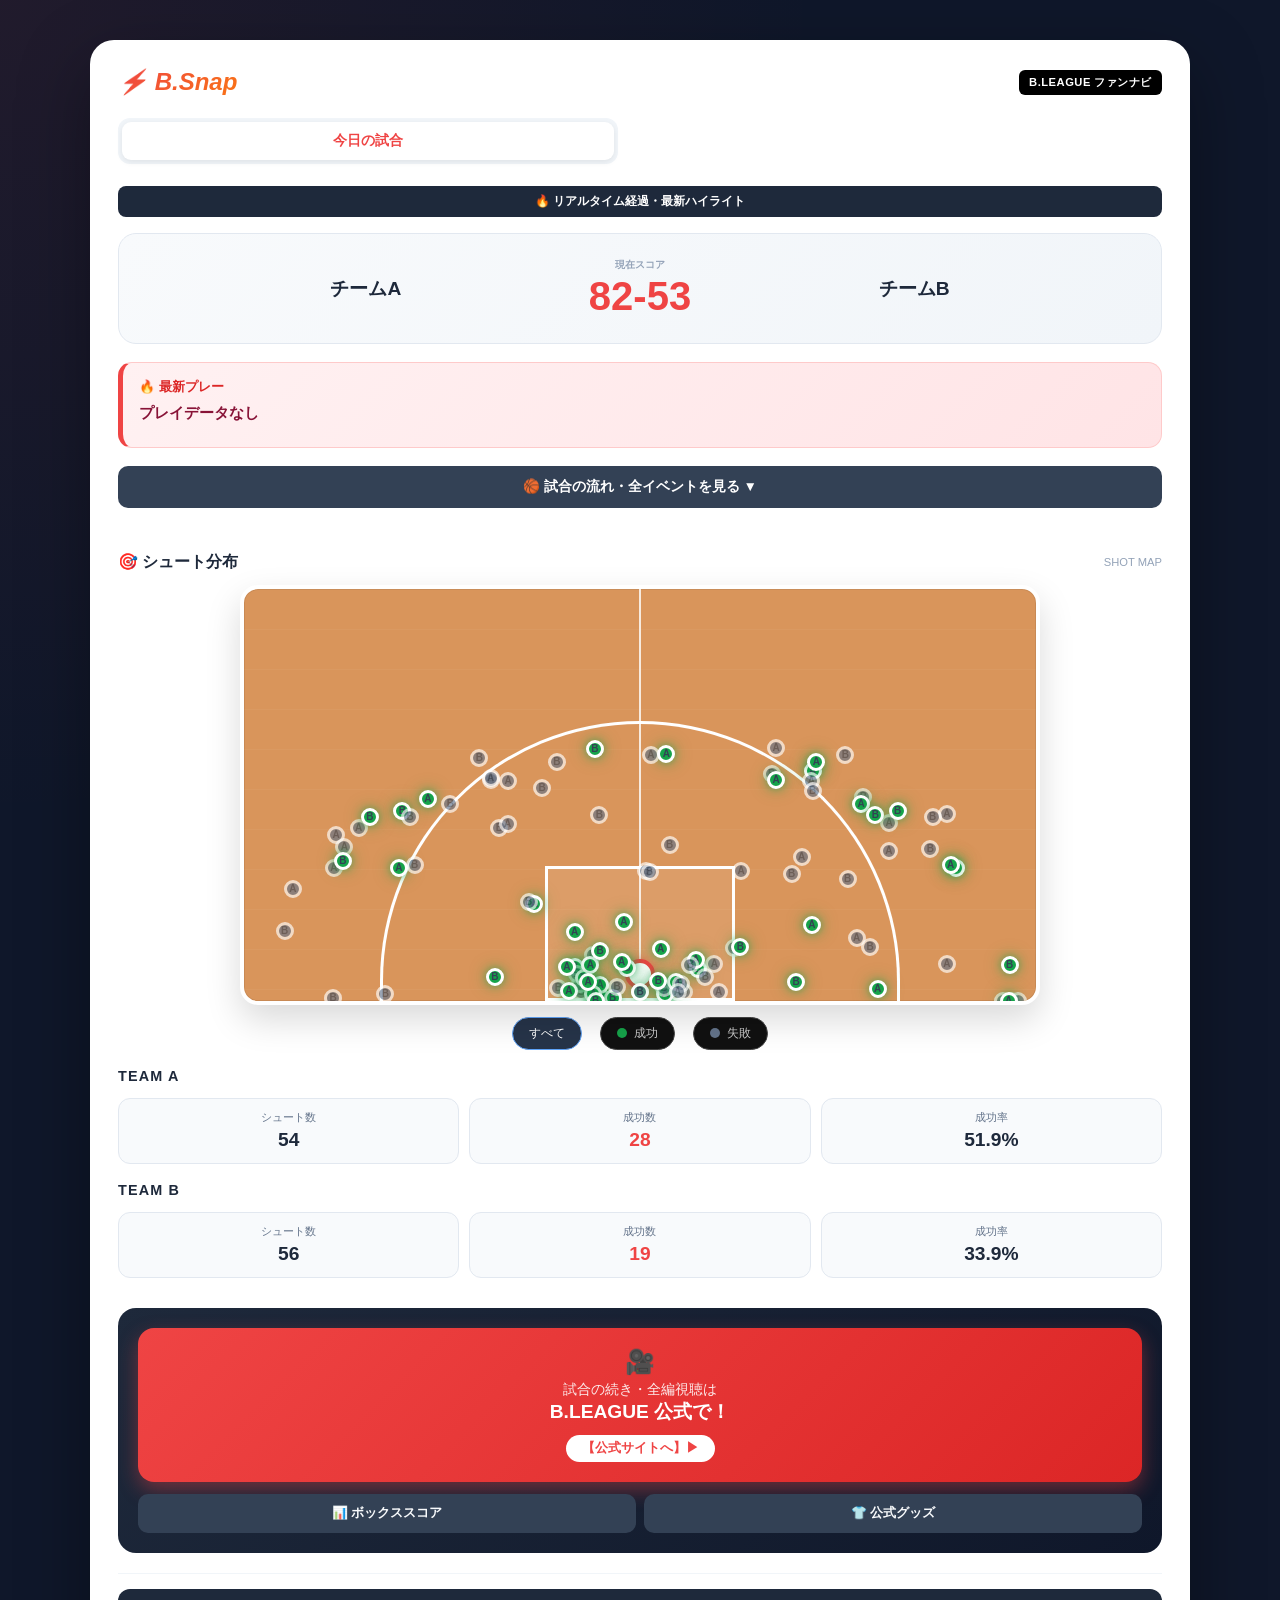
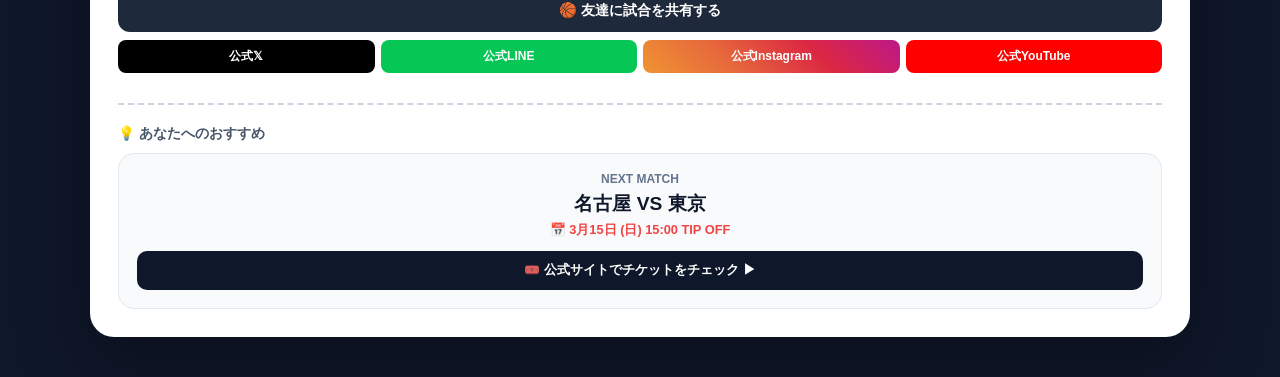
<file: Data/index1.html>
<!DOCTYPE html>
<html lang="ja">
<head>
  <meta charset="UTF-8">
  <meta name="viewport" content="width=device-width, initial-scale=1.0">
  <title>B.Snap - B.LEAGUE公式ファンナビ</title>
  <link rel="stylesheet" href="style.css">
</head>
<body>

  <div class="app-card">
    
    <!-- 🔔 通知ポップアップ -->
    <div id="toastNotification" class="toast-notification">
      <div class="toast-header">
        <span>🔔 試合速報</span>
        <span class="toast-close" onclick="closeToast()">✕</span>
      </div>
      <div><strong>🏀 最新プレー更新！</strong></div>
      <div style="font-size: 0.75rem; color: #cbd5e1; margin-top: 2px;">
        最新の試合データを読み込みました。
      </div>
    </div>

    <!-- ヘッダー -->
    <div class="app-header">
      <div class="app-logo">⚡ B.Snap</div>
      <span class="official-badge">B.LEAGUE ファンナビ</span>
    </div>

    <!-- タブ切り替え -->
    <div class="tab-container">
      <button class="tab-btn active" onclick="switchTab('todayTab', this)">今日の試合</button>
      
    </div>

    <!-- TAB 1: 今日の試合 -->
    <div id="todayTab" class="tab-content active">
      
      <div class="match-preview-tag">🔥 リアルタイム経過・最新ハイライト</div>

      <!-- 🏀 今日の試合スコアボード（CSVから動的更新） -->
      <div class="score-board">
        <div class="team">
          <div class="team-name" id="homeTeam">チームA</div>
        </div>
        <div style="text-align:center;">
          <div style="font-size:0.65rem; color:#94a3b8; font-weight:bold; margin-bottom:2px;">現在スコア</div>
          <div class="score win" id="matchScore">0 - 0</div>
        </div>
        <div class="team">
          <div class="team-name" id="awayTeam">チームB</div>
        </div>
      </div>

      <!-- 🔥 最新プレー表示領域（CSVの最後の得点/最新アクション） -->
      <div class="latest-play-box">
        <div class="latest-play-title">
          <span>🔥 最新プレー</span>
          <span id="latestTime" style="margin-left:auto; font-weight:normal; font-size:0.7rem; color:#be123c;"></span>
        </div>
        <div class="latest-play-text" id="latestPlayText">データ読み込み中...</div>
        <div class="latest-play-sub" id="latestPlayer"></div>
      </div>

      <!-- 🔘 詳細を見る ボタン ＆ 📜 時系列履歴表示エリア -->
      <button class="btn-toggle-history" onclick="toggleHistory()" id="toggleBtn">
        🏀 試合の流れ・全イベントを見る ▼
      </button>

      <div id="historyContainer" class="history-container">
        <div id="historyList"></div>
      </div>

      <!-- 🎯 コート表示 -->
      <section class="shot-distribution-section">

        <div class="shot-distribution-header">
          <div class="shot-distribution-title">
            🎯 シュート分布
          </div>

          <div class="shot-distribution-subtitle">
            SHOT MAP
          </div>
        </div>

        <div class="basketball-court" id="courtContainer">

          <div class="court-center-line"></div>

          <div class="court-3p"></div>

          <div class="court-key"></div>

          <div class="court-hoop"></div>

          <!-- CSVからここにシュート位置を追加 -->
        


        </div>

        
        <div class="shot-legend">
          <button type="button" class="shot-filter-btn active"
                  data-filter="all">
            すべて
          </button>

          <button type="button" class="shot-filter-btn"
                  data-filter="success">
            <span class="legend-dot legend-success"></span>
            成功
          </button>

          <button type="button" class="shot-filter-btn"
                  data-filter="miss">
            <span class="legend-dot legend-miss"></span>
            失敗
          </button>
        </div>

        
      <!-- チームAのシュート統計 -->
      <div class="shot-team-stats">
        <h3 class="shot-team-title">TEAM A</h3>

        <div class="shot-stats">
          <div class="shot-stat-card">
            <div class="shot-stat-label">シュート数</div>
            <div class="shot-stat-value" id="statATotal">0</div>
          </div>

          <div class="shot-stat-card">
            <div class="shot-stat-label">成功数</div>
            <div class="shot-stat-value shot-stat-highlight" id="statAMade">0</div>
          </div>

          <div class="shot-stat-card">
            <div class="shot-stat-label">成功率</div>
            <div class="shot-stat-value" id="statAPct">0%</div>
          </div>
        </div>
      </div>

      <!-- チームBのシュート統計 -->
      <div class="shot-team-stats">
        <h3 class="shot-team-title">TEAM B</h3>

        <div class="shot-stats">
          <div class="shot-stat-card">
            <div class="shot-stat-label">シュート数</div>
            <div class="shot-stat-value" id="statBTotal">0</div>
          </div>

          <div class="shot-stat-card">
            <div class="shot-stat-label">成功数</div>
            <div class="shot-stat-value shot-stat-highlight" id="statBMade">0</div>
          </div>

          <div class="shot-stat-card">
            <div class="shot-stat-label">成功率</div>
            <div class="shot-stat-value" id="statBPct">0%</div>
          </div>
        </div>
      </div>

      </section>

      <!-- 🔗 B.LEAGUE 公式誘導ハブ -->
      <div class="official-action-box">
        <a href="https://basketball.mb.softbank.jp/" target="_blank" class="btn-hero-official">
          <div style="font-size: 1.5rem;">🎥</div>
          <div>
            <div style="font-size: 0.85rem; opacity: 0.9;">試合の続き・全編視聴は</div>
            <div style="font-size: 1.2rem; font-weight: 900;">B.LEAGUE 公式で！</div>
          </div>
          <div class="hero-arrow">【公式サイトへ】▶</div>
        </a>

        <div class="btn-grid-sub">
          <a href="https://www.bleague.jp/" target="_blank" class="btn-sub">📊 ボックススコア</a>
          <a href="https://www.bleague-shop.jp/" target="_blank" class="btn-sub">👕 公式グッズ</a>
        </div>
      </div>

      <!-- SNS ＆ 友達共有 -->
      <div class="sns-share-container">
        <button class="bg-share-main" onclick="shareApp()">
          🏀 友達に試合を共有する
        </button>
        <div class="sns-grid">
          <a href="https://x.com/B_LEAGUE/" target="_blank" class="sns-btn bg-x">公式𝕏</a>
          <a href="https://page.line.me/881ovskv/" target="_blank" class="sns-btn bg-line">公式LINE</a>
          <a href="https://www.instagram.com/b.league_official/" target="_blank" class="sns-btn bg-insta">公式Instagram</a>
          <a href="https://www.youtube.com/@BLEAGUE" target="_blank" class="sns-btn bg-youtube">公式YouTube</a>
        </div>
      </div>

      <!-- 次の試合誘導 -->
      <div class="next-match-card">
        <div class="next-match-title">💡 あなたへのおすすめ</div>
        <div class="next-match-box">
          <div style="font-size: 0.75rem; color: #64748b; font-weight: bold;">NEXT MATCH</div>
          <div class="next-teams">名古屋 VS 東京</div>
          <div class="next-date">📅 3月15日 (日) 15:00 TIP OFF</div>
          <a href="https://bleague-ticket.psrv.jp/" target="_blank" class="btn-next-official">
            🎟️ 公式サイトでチケットをチェック ▶
          </a>
        </div>
      </div>

    </div>

    <!-- TAB 2: 全試合一覧 -->
    <div id="allGamesTab" class="tab-content">
      <div class="section-title"><span>🏀 過去のアーカイブ試合</span></div>
      <div class="game-list-item">
        <div><strong>名古屋 82</strong> - 79 相手チーム</div>
        <span style="font-size:0.7rem; background:#ffe4e6; color:#ef4444; padding:2px 6px; border-radius:4px; font-weight:bold;">本日</span>
      </div>
      <div class="game-list-item">
        <div><strong>名古屋 91</strong> - 88 東京</div>
        <span style="font-size:0.7rem; color:#64748b;">03/01</span>
      </div>
      <div class="game-list-item">
        <div>千葉 75 - <strong>80 名古屋</strong></div>
        <span style="font-size:0.7rem; color:#64748b;">02/25</span>
      </div>
    </div>

  </div>

  <script src="script.js">
  </script>

</body>
</html>
</file>
<file: Data/style.css>
/* =========================================
   Clutch Pulse
   PC + スマホ対応CSS
========================================= */

/* =========================
   全体設定
========================= */

html {
  scroll-behavior: smooth;
}

* {
  box-sizing: border-box;
}

body {
  font-family: 'Helvetica Neue', Arial, sans-serif;
  background:
    radial-gradient(circle at top left, rgba(239, 68, 68, 0.08), transparent 35%),
    #0f172a;
  color: #334155;
  margin: 0;
  padding: 40px 20px;
  min-height: 100vh;
}

/* =========================
   メインコンテナ
========================= */

.app-card {
  background: #ffffff;
  width: 100%;
  max-width: 1100px;
  margin: 0 auto;
  border-radius: 24px;
  box-shadow: 0 25px 70px rgba(0, 0, 0, 0.35);
  padding: 28px;
  position: relative;
  overflow: hidden;
}

/* =========================
   通知
========================= */

.toast-notification {
  display: none;
  background: linear-gradient(135deg, #1e293b, #0f172a);
  color: #fff;
  padding: 14px 18px;
  border-radius: 14px;
  font-size: 0.85rem;
  border-left: 4px solid #ef4444;
  box-shadow: 0 10px 25px rgba(0,0,0,0.2);
  margin-bottom: 20px;
}

.toast-notification.show {
  display: block;
  animation: slideDown 0.5s ease-out;
}

.toast-header {
  display: flex;
  justify-content: space-between;
  color: #f87171;
  font-weight: bold;
  font-size: 0.8rem;
  margin-bottom: 4px;
}

.toast-close {
  cursor: pointer;
  color: #94a3b8;
}

/* =========================
   ヘッダー
========================= */

.app-header {
  display: flex;
  justify-content: space-between;
  align-items: center;
  margin-bottom: 22px;
}

.app-logo {
  font-size: 1.5rem;
  font-weight: 900;
  font-style: italic;
  background: linear-gradient(135deg, #ef4444, #f97316);
  -webkit-background-clip: text;
  background-clip: text;
  -webkit-text-fill-color: transparent;
}

.official-badge {
  background: #000;
  color: #fff;
  font-size: 0.7rem;
  font-weight: bold;
  padding: 5px 10px;
  border-radius: 6px;
  letter-spacing: 0.5px;
}

/* =========================
   タブ
========================= */

.tab-container {
  display: flex;
  background: #f1f5f9;
  border-radius: 12px;
  padding: 4px;
  margin-bottom: 22px;
  max-width: 500px;
}

.tab-btn {
  flex: 1;
  border: none;
  background: transparent;
  padding: 10px 0;
  font-size: 0.85rem;
  font-weight: bold;
  color: #64748b;
  border-radius: 9px;
  cursor: pointer;
  transition: all 0.2s;
}

.tab-btn.active {
  background: #ffffff;
  color: #ef4444;
  box-shadow: 0 2px 6px rgba(0,0,0,0.08);
}

.tab-content {
  display: none;
}

.tab-content.active {
  display: block;
}

/* =========================
   注目情報
========================= */

.match-preview-tag {
  background: #1e293b;
  color: #fff;
  text-align: center;
  padding: 7px;
  border-radius: 8px;
  font-size: 0.75rem;
  font-weight: bold;
  margin-bottom: 16px;
}

/* =========================
   スコアボード
========================= */

.score-board {
  display: flex;
  justify-content: space-between;
  align-items: center;

  background:
    linear-gradient(135deg, #f8fafc, #f1f5f9);

  padding: 24px;
  border-radius: 18px;
  border: 1px solid #e2e8f0;
  margin-bottom: 18px;
}

.team {
  text-align: center;
  flex: 1;
}

.team-name {
  font-weight: 800;
  font-size: 1.2rem;
  color: #1e293b;
  word-break: break-all;
}

.score {
  font-size: 2.5rem;
  font-weight: 900;
}

.win {
  color: #ef4444;
}

/* =========================
   最新プレー
========================= */

.latest-play-box {
  background: linear-gradient(135deg, #fff1f2, #ffe4e6);
  border: 1px solid #fecaca;
  border-left: 5px solid #ef4444;
  border-radius: 14px;
  padding: 16px;
  margin-bottom: 18px;
}

.latest-play-title {
  font-size: 0.8rem;
  font-weight: bold;
  color: #dc2626;
  margin-bottom: 6px;
  display: flex;
  align-items: center;
  gap: 4px;
}

.latest-play-text {
  font-size: 0.95rem;
  font-weight: bold;
  color: #881337;
  line-height: 1.5;
}

.latest-play-sub {
  font-size: 0.8rem;
  color: #9f1239;
  margin-top: 6px;
}

/* =========================
   詳細ボタン
========================= */

.btn-toggle-history {
  width: 100%;
  background: #334155;
  color: #ffffff;
  border: none;
  padding: 12px;
  border-radius: 10px;
  font-weight: bold;
  font-size: 0.85rem;
  cursor: pointer;
  transition: background 0.2s;
  margin-bottom: 14px;
}

.btn-toggle-history:hover {
  background: #1e293b;
}

/* =========================
   履歴
========================= */

.history-container {
  display: none;
  max-height: 450px;
  overflow-y: auto;
  border: 1px solid #e2e8f0;
  border-radius: 12px;
  padding: 10px;
  background: #fafafa;
  margin-bottom: 20px;
}

.history-container.open {
  display: block;
}

.game-list-item {
  background: #ffffff;
  border: 1px solid #e2e8f0;
  border-radius: 8px;
  padding: 10px 12px;
  margin-bottom: 7px;
  font-size: 0.8rem;
  line-height: 1.5;
}

.game-list-item-header {
  display: flex;
  justify-content: space-between;
  font-weight: bold;
  color: #1e293b;
  margin-bottom: 3px;
}

.game-score-badge {
  background: #ef4444;
  color: #fff;
  padding: 2px 7px;
  border-radius: 4px;
  font-size: 0.7rem;
}

/* =========================
   セクションタイトル
========================= */

.section-title {
  font-size: 1rem;
  font-weight: bold;
  color: #1e293b;
  margin: 24px 0 10px 0;

  display: flex;
  justify-content: space-between;
  align-items: center;
}

/* =========================
   メインコンテンツ
   PCでは横並び
========================= */

#todayTab {
  width: 100%;
}

/* コートと情報を横並びにするための準備 */
/* =========================
   シュート分布エリア
========================= */


/* チーム別シュート統計 */
.shot-team-stats {
  margin-top: 18px;
}

.shot-team-title {
  margin: 0 0 10px;
  color: #1e293b;
  font-size: 0.9rem;
  font-weight: 900;
  letter-spacing: 0.08em;
}

.shot-stats {
  display: grid;
  grid-template-columns: repeat(3, minmax(0, 1fr));
  gap: 10px;
}

.shot-stat-card {
  min-width: 0;
  padding: 16px 8px;
  text-align: center;
  background: #f8fafc;
  border: 1px solid #dbe4ef;
  border-radius: 12px;
}

.shot-stat-label {
  font-size: 0.75rem;
  color: #64748b;
  margin-bottom: 6px;
}

.shot-stat-value {
  font-size: clamp(1.1rem, 2.5vw, 1.5rem);
  font-weight: 900;
  color: #0f172a;
  overflow-wrap: anywhere;
}

.shot-stat-highlight {
  color: #ef4444;
}

@media (max-width: 400px) {
  .shot-stats {
    gap: 6px;
  }

  .shot-stat-card {
    padding: 12px 4px;
  }

  .shot-stat-label {
    font-size: 0.68rem;
  }
}

.shot-legend {
  display: flex;
  justify-content: center;
  gap: 10px;
  flex-wrap: wrap;
}

.shot-filter-btn {
  display: inline-flex;
  align-items: center;
  justify-content: center;
  gap: 7px;
  padding: 8px 16px;
  border: 1px solid #444;
  border-radius: 999px;
  background: #111;
  color: #ccc;
  font: inherit;
  cursor: pointer;
  transition: background 0.2s, color 0.2s, border-color 0.2s;
}

.shot-filter-btn:hover {
  border-color: #888;
}

.shot-filter-btn.active {
  background: #263449;
  border-color: #60a5fa;
  color: #fff;
}

.shot-filter-btn .legend-dot {
  width: 10px;
  height: 10px;
  border-radius: 50%;
  display: inline-block;
  flex-shrink: 0;
}
.shot-marker {
  display: flex;
  align-items: center;
  justify-content: center;
  width: 22px;
  height: 22px;
  font-size: 10px;
  font-weight: 900;
  line-height: 1;
  transform: translate(-50%, -50%);
  z-index: 5;
}
.shot-distribution-section {
  margin-top: 30px;
}

/* タイトル */

.shot-distribution-header {
  display: flex;
  justify-content: space-between;
  align-items: center;
  margin-bottom: 12px;
}

.shot-distribution-title {
  font-size: 1rem;
  font-weight: 900;
  color: #1e293b;
}

.shot-distribution-subtitle {
  font-size: 0.7rem;
  color: #94a3b8;
}

/* =========================
   コート本体
========================= */

.basketball-court {
  position: relative;

  width: 100%;
  max-width: 800px;
  height: 420px;

  margin: 0 auto;

  background:
    linear-gradient(
      rgba(255,255,255,0.04) 1px,
      transparent 1px
    ),
    #d9955b;

  background-size: 40px 40px;

  border: 4px solid #ffffff;
  border-radius: 18px;

  overflow: hidden;

  box-shadow:
    inset 0 0 0 1px rgba(0,0,0,0.08),
    0 15px 35px rgba(0,0,0,0.15);
}

#courtContainer {
  display: block;
}

/* =========================
   コート中央線
========================= */

.court-center-line {
  position: absolute;

  top: 0;
  bottom: 0;
  left: 50%;

  width: 2px;

  background: rgba(255,255,255,0.8);

  transform: translateX(-50%);
}


/* =========================
   ゴール周辺
========================= */

.court-key {
  position: absolute;

  bottom: 0;
  left: 50%;

  transform: translateX(-50%);

  width: 190px;
  height: 135px;

  border: 3px solid #ffffff;

  background: rgba(255,255,255,0.08);
}


/* =========================
   3Pライン
========================= */

.court-3p {
  position: absolute;

  bottom: 0;
  left: 50%;

  transform: translateX(-50%);

  width: 520px;
  height: 280px;

  border: 3px solid #ffffff;

  border-bottom: none;

  border-radius: 270px 270px 0 0;
}


/* =========================
   ゴール
========================= */

.court-hoop {
  position: absolute;

  bottom: 12px;
  left: 50%;

  transform: translateX(-50%);

  width: 30px;
  height: 30px;

  border: 4px solid #ef4444;
  border-radius: 50%;

  background: #ffffff;

  box-shadow:
    0 0 10px rgba(239,68,68,0.5);
}


/* =========================
   シュートマーカー共通
========================= */

.shot-marker {
  position: absolute;

  width: 18px;
  height: 18px;

  border-radius: 50%;

  transform: translate(-50%, -50%);

  border: 3px solid #ffffff;

  z-index: 5;

  cursor: pointer;

  transition:
    transform 0.2s,
    box-shadow 0.2s;
}


/* 成功 */

.shot-marker.success {
  background: #16a34a;

  box-shadow:
    0 0 8px rgba(22,163,74,0.6),
    0 0 18px rgba(22,163,74,0.35);
}


/* 失敗 */

.shot-marker.miss {
  background: #64748b;

  opacity: 0.65;
}


/* ホバー */

.shot-marker:hover {
  transform: translate(-50%, -50%) scale(1.5);

  z-index: 10;
}


/* =========================
   シュート情報
========================= */

.shot-tooltip {
  position: absolute;

  background: rgba(15,23,42,0.92);

  color: #ffffff;

  padding: 7px 10px;

  border-radius: 8px;

  font-size: 0.7rem;

  font-weight: bold;

  pointer-events: none;

  z-index: 20;

  box-shadow: 0 8px 20px rgba(0,0,0,0.25);
}


/* =========================
   凡例
========================= */

.shot-legend {
  display: flex;

  justify-content: center;
  align-items: center;

  gap: 18px;

  margin-top: 12px;

  font-size: 0.72rem;

  color: #64748b;
}

.shot-legend-item {
  display: flex;
  align-items: center;
  gap: 5px;
}

.legend-dot {
  width: 10px;
  height: 10px;

  border-radius: 50%;
}

.legend-success {
  background: #16a34a;
}

.legend-miss {
  background: #64748b;
}


/* =========================
   シュート分析カード
========================= */

.shot-stats {
  display: grid;

  grid-template-columns:
    repeat(3, 1fr);

  gap: 10px;

  margin-top: 14px;
}

.shot-stat-card {
  background: #f8fafc;

  border: 1px solid #e2e8f0;

  border-radius: 12px;

  padding: 12px;

  text-align: center;
}

.shot-stat-label {
  font-size: 0.68rem;

  color: #64748b;

  margin-bottom: 4px;
}

.shot-stat-value {
  font-size: 1.2rem;

  font-weight: 900;

  color: #1e293b;
}

.shot-stat-highlight {
  color: #ef4444;
}


/* =========================
   スマホ
========================= */

@media (max-width: 600px) {

  .basketball-court {
    height: 280px;
  }

  .court-3p {
    width: 250px;
    height: 185px;
  }

  .court-key {
    width: 105px;
    height: 85px;
  }

  .shot-marker {
    width: 13px;
    height: 13px;
    border-width: 2px;
  }

  .shot-stats {
    grid-template-columns: repeat(3, 1fr);
  }

  .shot-stat-card {
    padding: 9px 5px;
  }

  .shot-stat-value {
    font-size: 1rem;
  }

}

/* =========================
   B.LEAGUE誘導
========================= */

.official-action-box {
  background: linear-gradient(135deg, #1e293b, #0f172a);
  border-radius: 18px;
  padding: 20px;
  margin-top: 30px;
  color: #fff;
}

.btn-hero-official {
  display: flex;
  flex-direction: column;
  align-items: center;
  justify-content: center;

  gap: 5px;

  background: linear-gradient(135deg, #ef4444, #dc2626);
  color: #fff;

  text-decoration: none;

  padding: 20px 15px;
  border-radius: 16px;

  text-align: center;

  box-shadow: 0 8px 20px rgba(239,68,68,0.4);

  transition:
    transform 0.2s,
    box-shadow 0.2s;

  margin-bottom: 12px;
}

.btn-hero-official:hover {
  transform: translateY(-2px);
  box-shadow: 0 12px 25px rgba(239,68,68,0.5);
}

.btn-hero-official:active {
  transform: scale(0.98);
}

.hero-arrow {
  margin-top: 5px;
  background: #ffffff;
  color: #ef4444;
  font-weight: 900;
  font-size: 0.8rem;
  padding: 5px 16px;
  border-radius: 20px;
}

.btn-grid-sub {
  display: grid;
  grid-template-columns: 1fr 1fr;
  gap: 8px;
}

.btn-sub {
  background: #334155;
  color: #f8fafc;
  text-decoration: none;
  font-size: 0.8rem;
  font-weight: bold;
  padding: 11px;
  border-radius: 10px;
  text-align: center;
  transition: background 0.2s;
}

.btn-sub:hover {
  background: #475569;
}

/* =========================
   SNS
========================= */

.sns-share-container {
  margin-top: 20px;
  padding-top: 15px;
  border-top: 1px solid #f1f5f9;
}

.bg-share-main {
  width: 100%;
  background: #1e293b;
  color: #fff;
  font-size: 0.9rem;
  padding: 12px;
  margin-bottom: 8px;
  border: none;
  cursor: pointer;
  border-radius: 12px;
  font-weight: bold;
  transition: transform 0.2s;
}

.bg-share-main:active {
  transform: scale(0.98);
}

.sns-grid {
  display: flex;
  gap: 6px;
}

.sns-btn {
  flex: 1;
  text-align: center;
  padding: 8px 0;
  border-radius: 8px;
  font-size: 0.75rem;
  font-weight: bold;
  color: white;
  text-decoration: none;
}

.bg-x {
  background: #000;
}

.bg-line {
  background: #06c755;
}

.bg-insta {
  background: linear-gradient(
    45deg,
    #f09433,
    #e6683c,
    #dc2743,
    #bc1888
  );
}

.bg-youtube {
  background-color: #ff0000;
}

/* =========================
   次の試合
========================= */

.next-match-card {
  margin-top: 30px;
  padding-top: 20px;
  border-top: 2px dashed #cbd5e1;
}

.next-match-title {
  font-size: 0.85rem;
  font-weight: bold;
  color: #475569;
  margin-bottom: 10px;
}

.next-match-box {
  background: #f8fafc;
  border: 1px solid #e2e8f0;
  border-radius: 16px;
  padding: 18px;
  text-align: center;
}

.next-teams {
  font-size: 1.2rem;
  font-weight: 900;
  color: #0f172a;
  margin: 5px 0;
}

.next-date {
  font-size: 0.8rem;
  color: #ef4444;
  font-weight: bold;
  margin-bottom: 12px;
}

.btn-next-official {
  display: block;
  background: #0f172a;
  color: #fff;
  text-decoration: none;
  padding: 11px;
  border-radius: 10px;
  font-size: 0.8rem;
  font-weight: bold;
}

/* =========================
   アニメーション
========================= */

@keyframes slideDown {
  from {
    transform: translateY(-20px);
    opacity: 0;
  }

  to {
    transform: translateY(0);
    opacity: 1;
  }
}

@keyframes pulse {
  0%, 100% {
    transform: scale(1);
  }

  50% {
    transform: scale(1.3);
  }
}

/* =====================================================
   スマホ
   今までの「390pxスマホアプリ感」を維持
===================================================== */

@media (max-width: 600px) {

  body {
    padding: 10px;
    background: #0f172a;
  }

  .app-card {
    max-width: 390px;
    padding: 18px;
    border-radius: 28px;
  }

  .app-header {
    margin-bottom: 12px;
  }

  .app-logo {
    font-size: 1.1rem;
  }

  .official-badge {
    font-size: 0.65rem;
    padding: 3px 8px;
  }

  .tab-container {
    margin-bottom: 12px;
  }

  .score-board {
    padding: 14px 12px;
    border-radius: 16px;
  }

  .team-name {
    font-size: 0.9rem;
  }

  .score {
    font-size: 1.8rem;
  }

  .latest-play-box {
    padding: 12px;
  }

  .latest-play-text {
    font-size: 0.85rem;
  }

  .basketball-court {
    height: 240px;
    max-width: 100%;
  }

  .court-key {
    width: 100px;
    height: 80px;
  }

  .court-3p {
    width: 220px;
    height: 160px;
  }

  .shot-marker {
    width: 12px;
    height: 12px;
    border-width: 2px;
  }

  .shot-label {
    font-size: 0.65rem;
    padding: 2px 6px;
  }
}

/* =====================================================
   タブレット
===================================================== */

@media (min-width: 601px) and (max-width: 900px) {

  .app-card {
    max-width: 850px;
  }

  .basketball-court {
    height: 300px;
  }

  .court-3p {
    width: 380px;
    height: 220px;
  }

  .court-key {
    width: 150px;
    height: 110px;
  }
}
</file>
